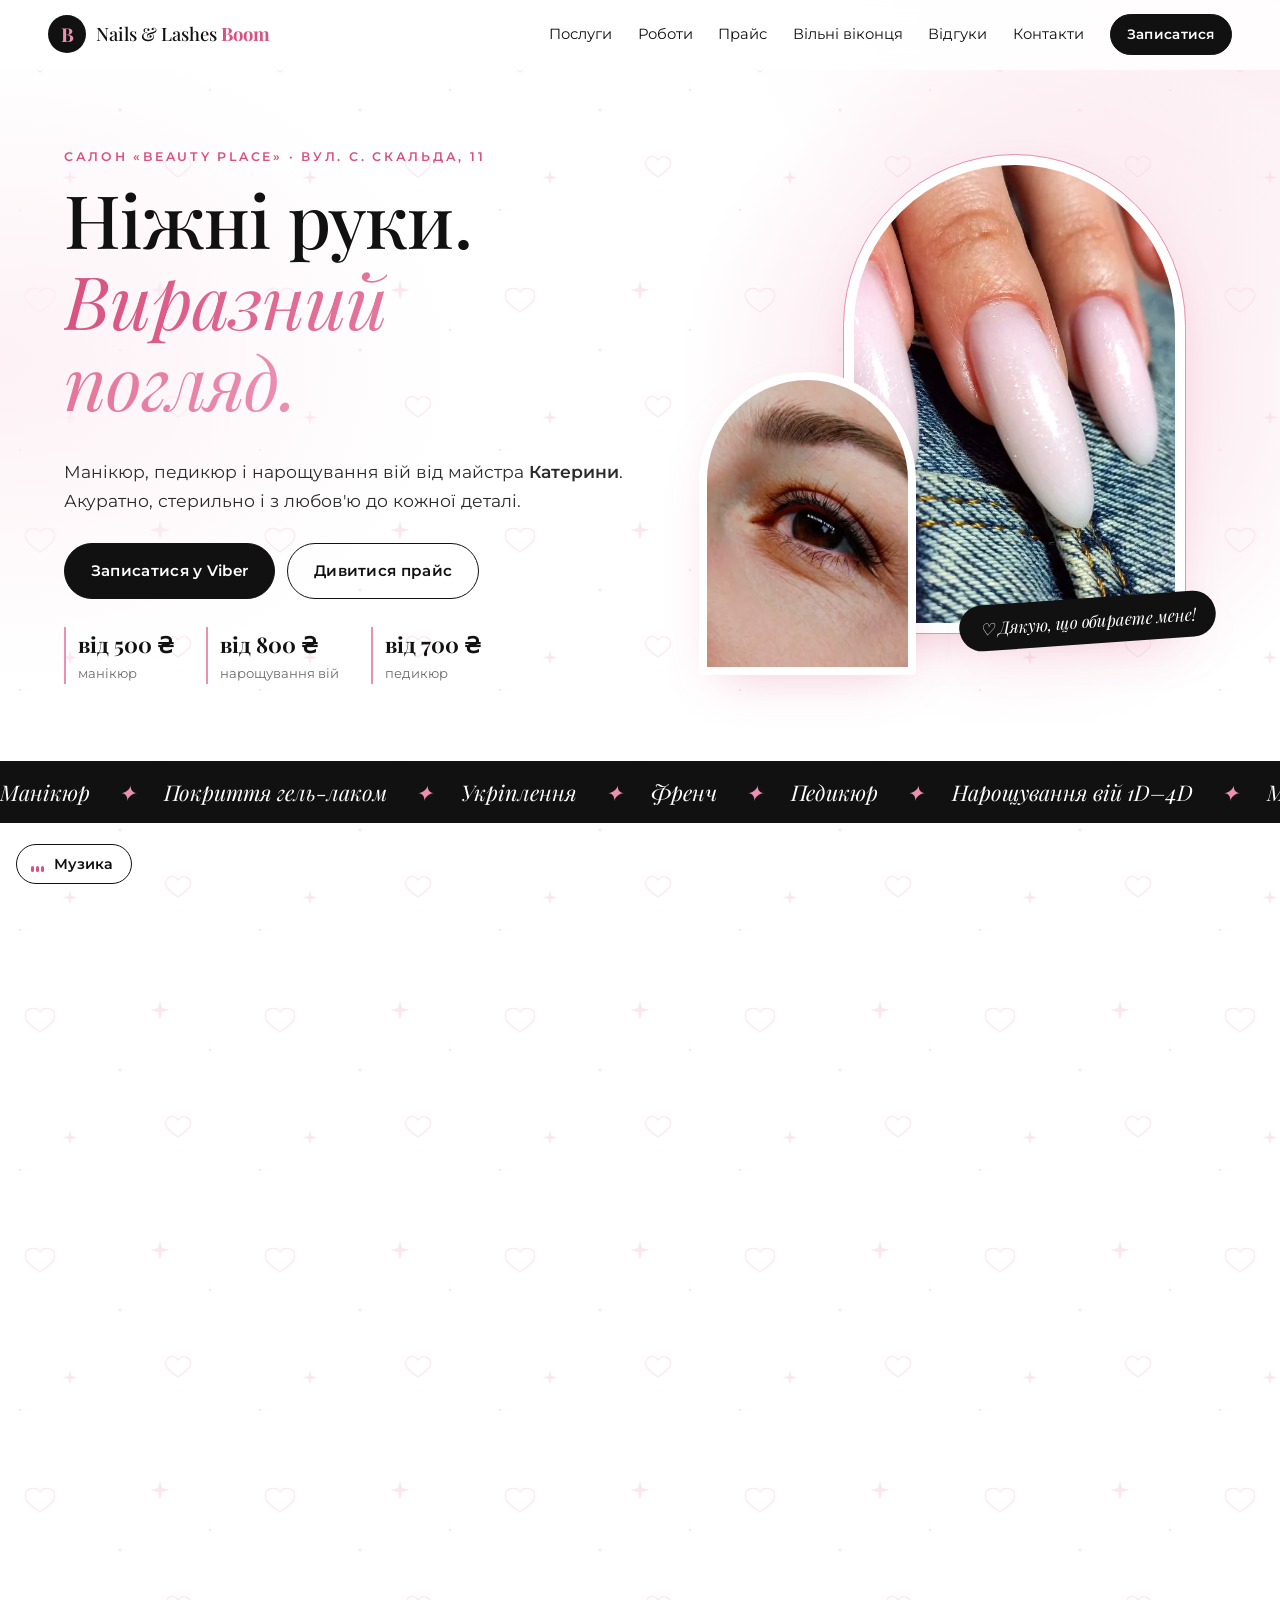
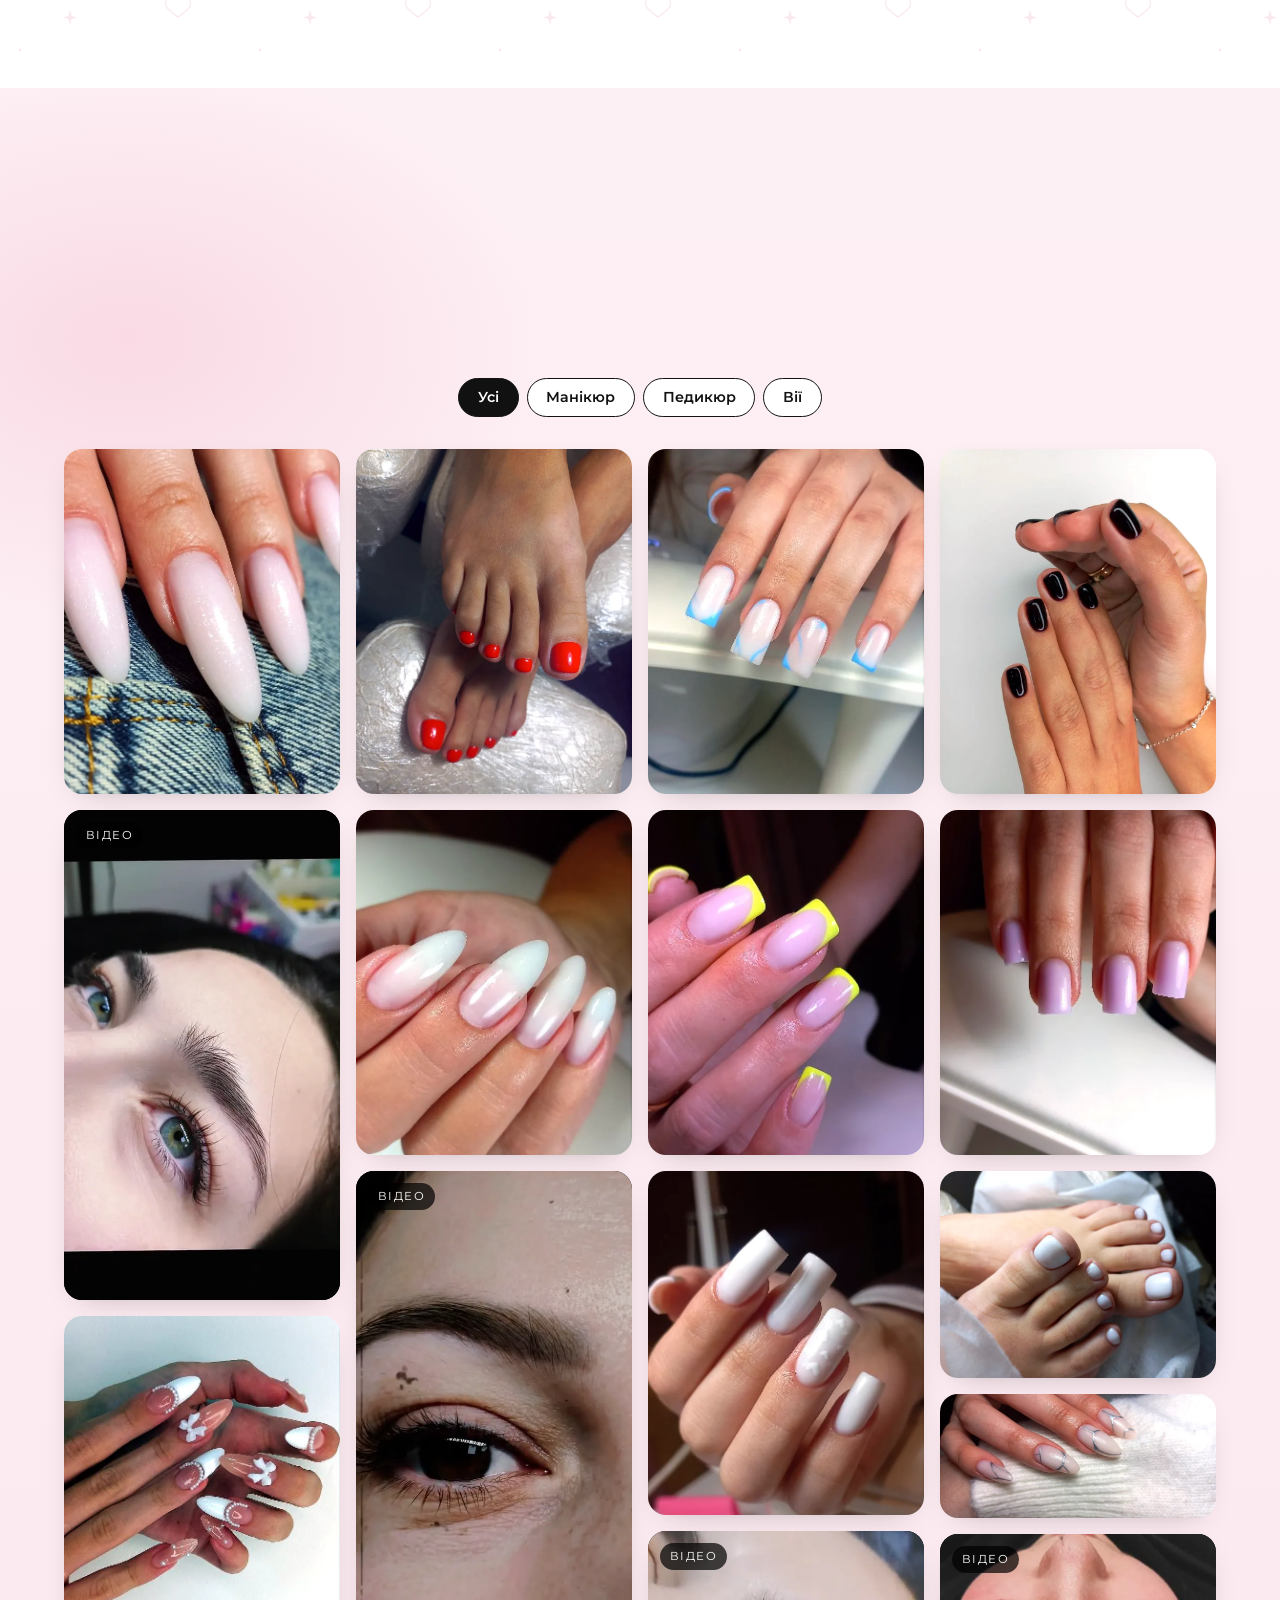
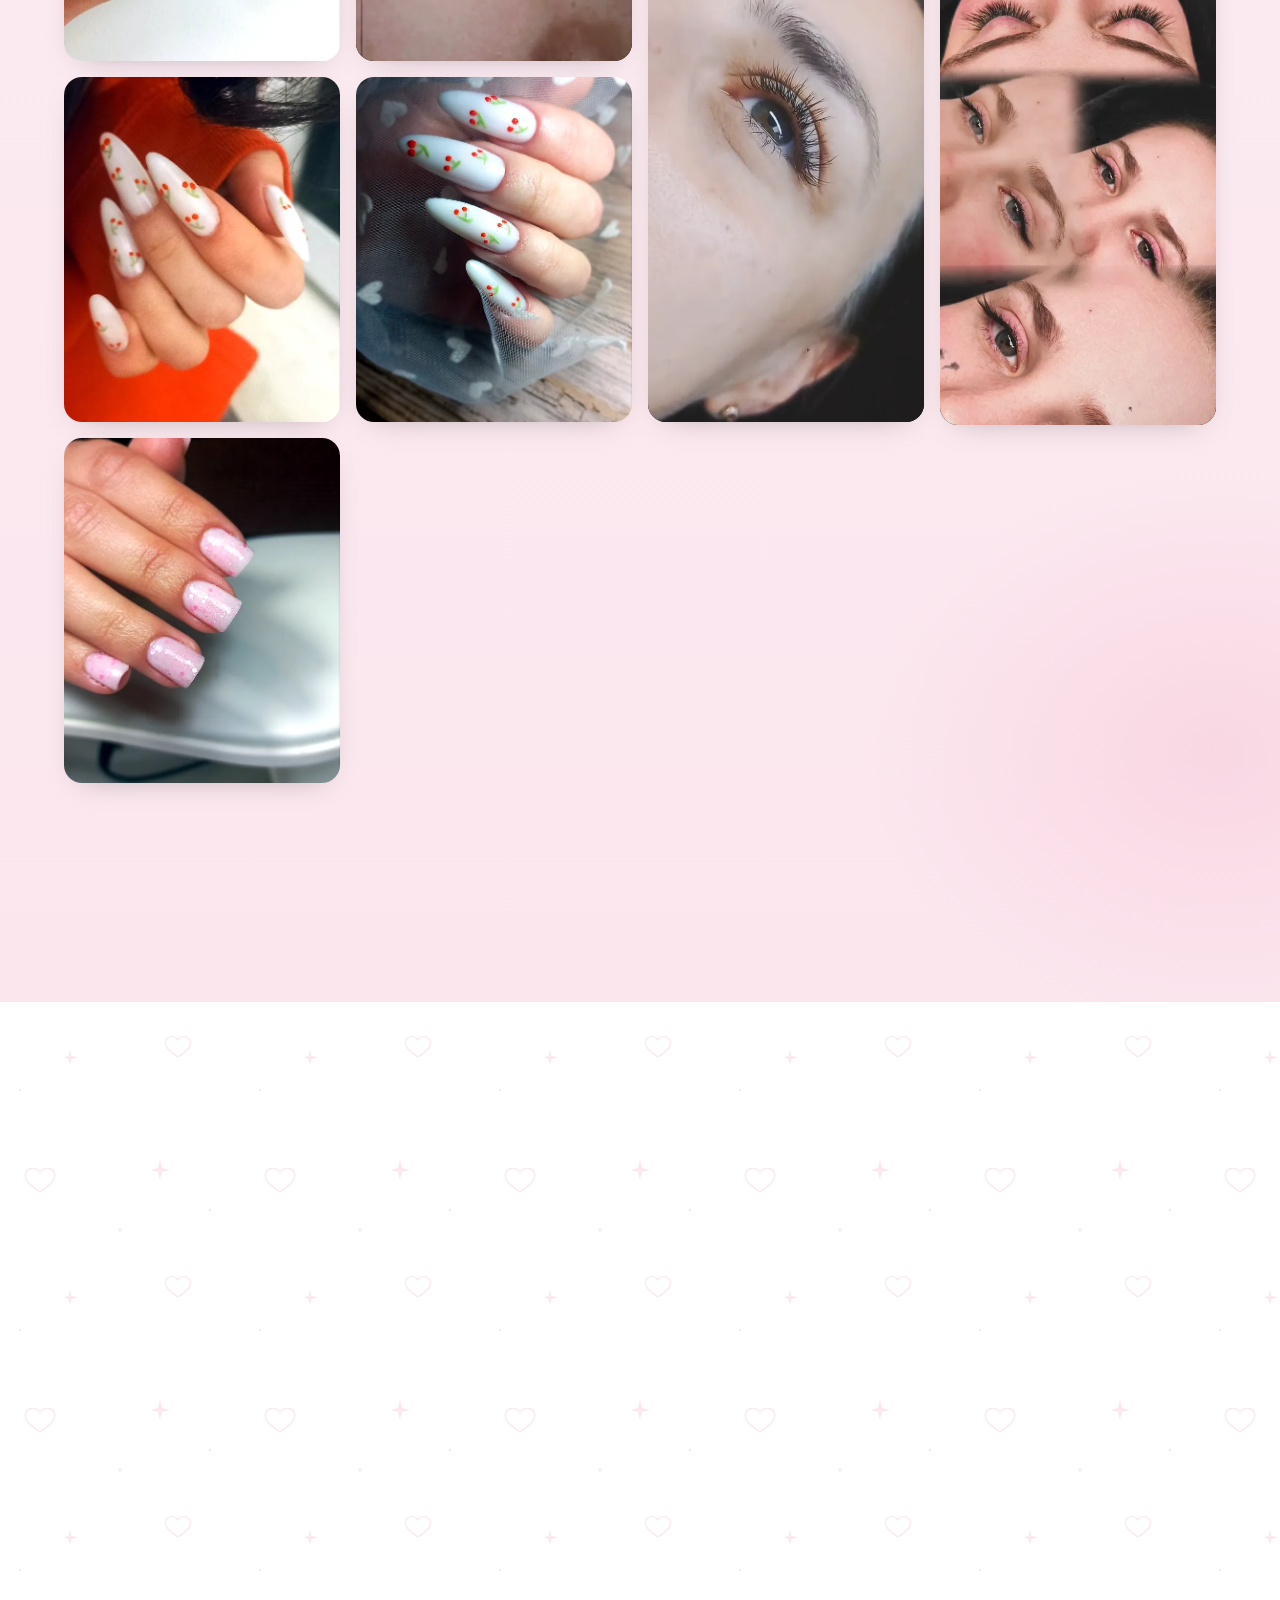
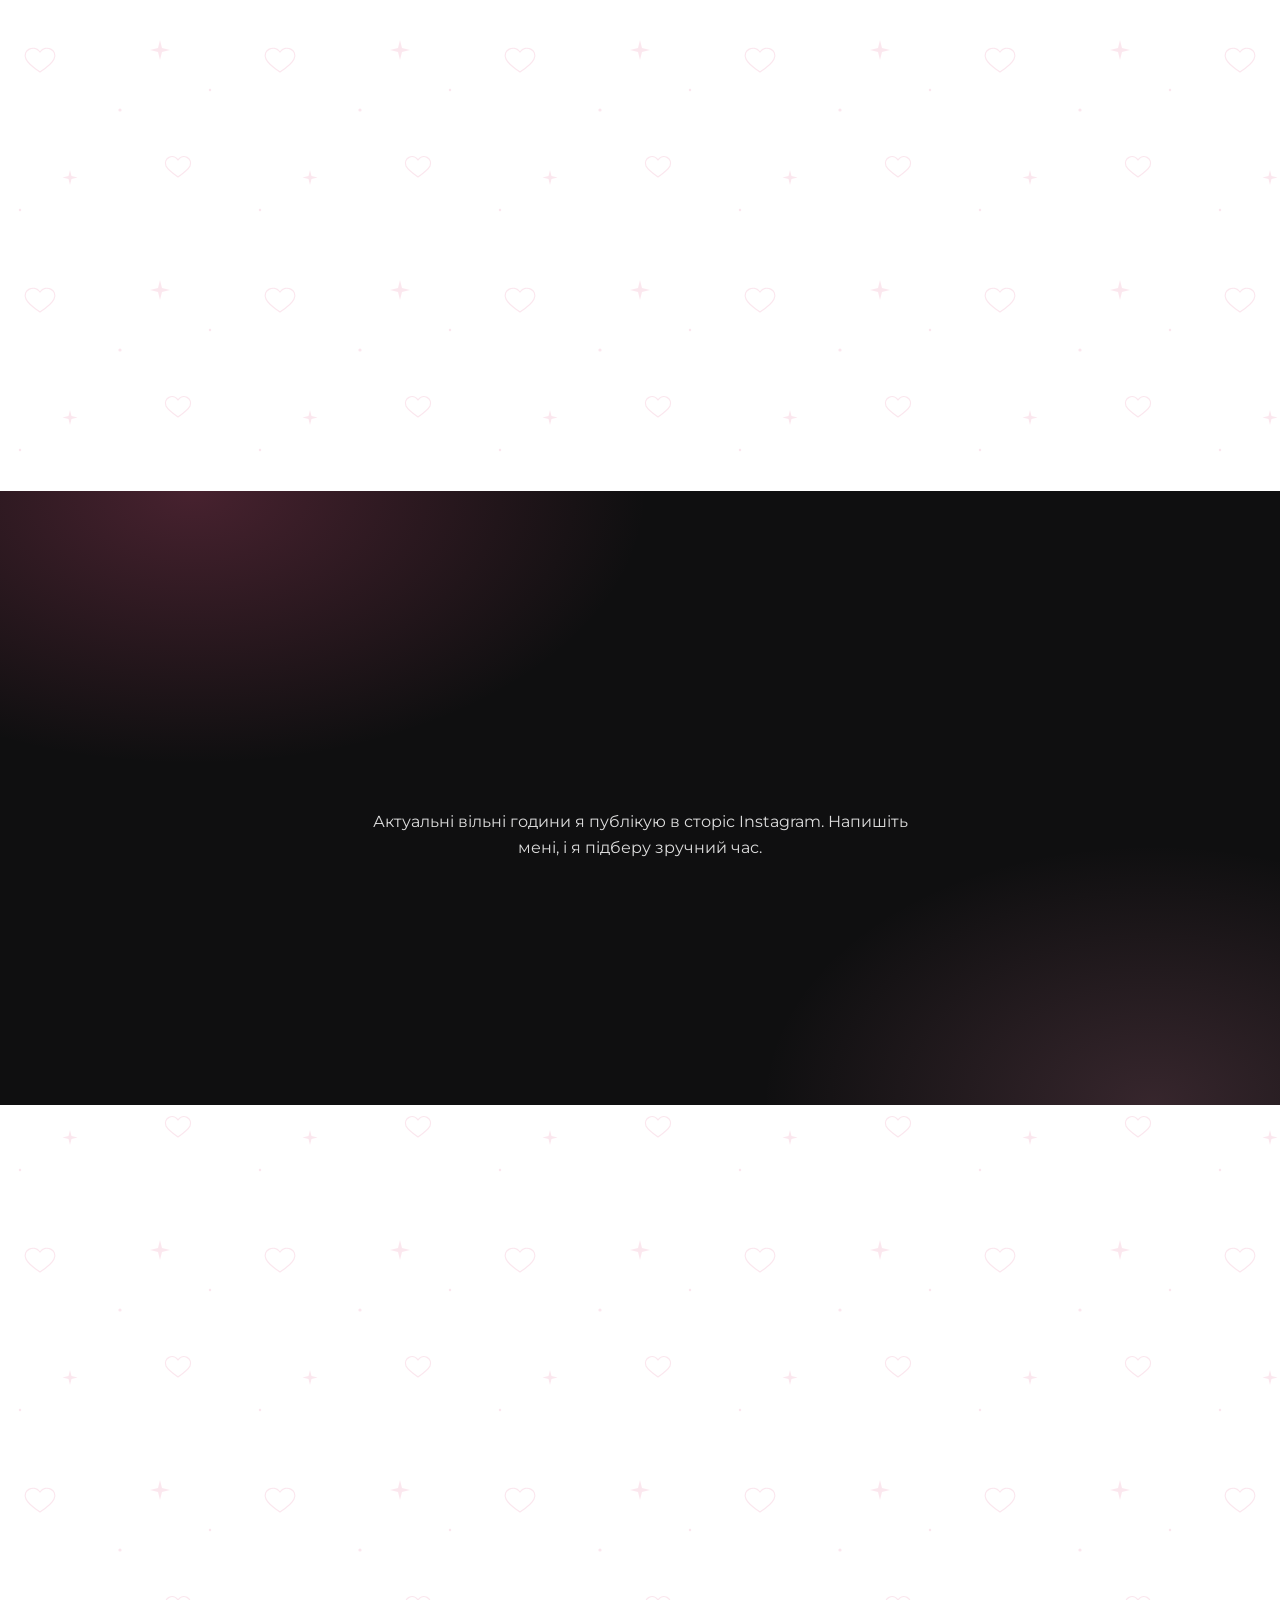
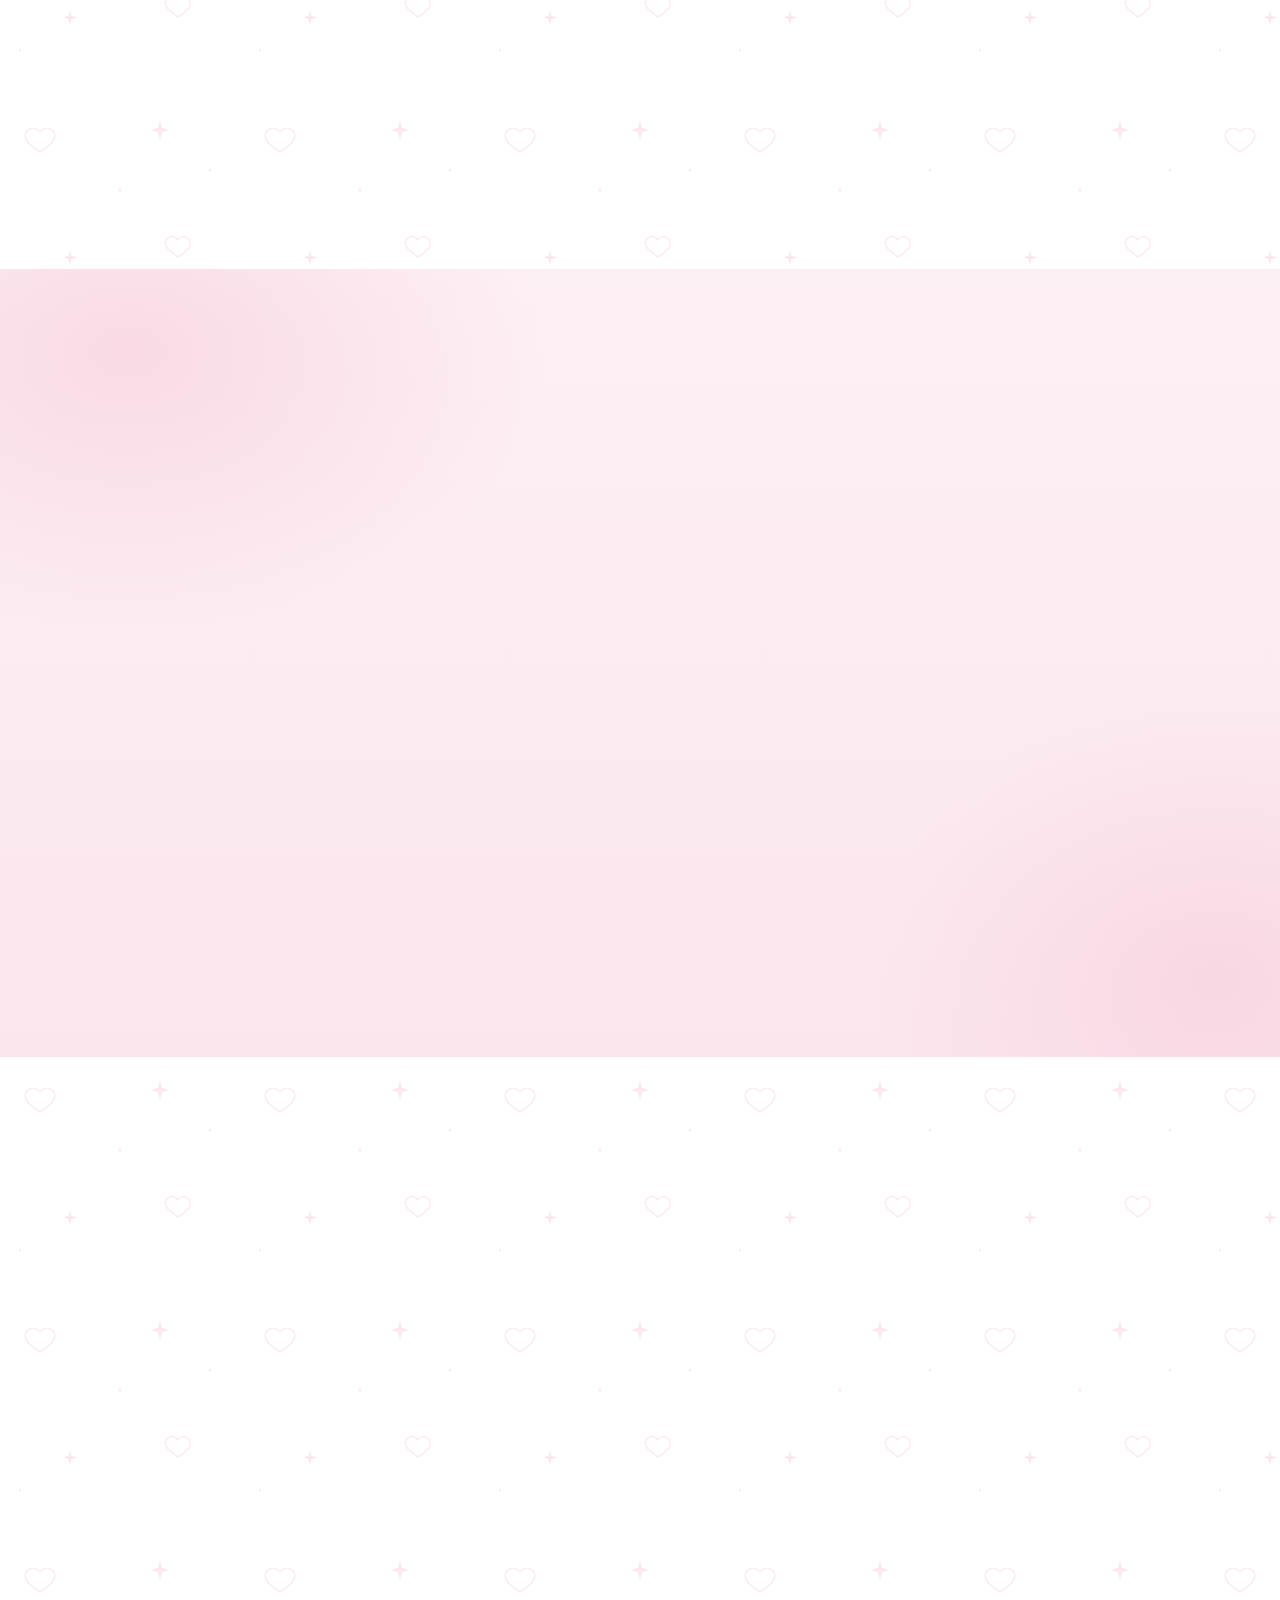
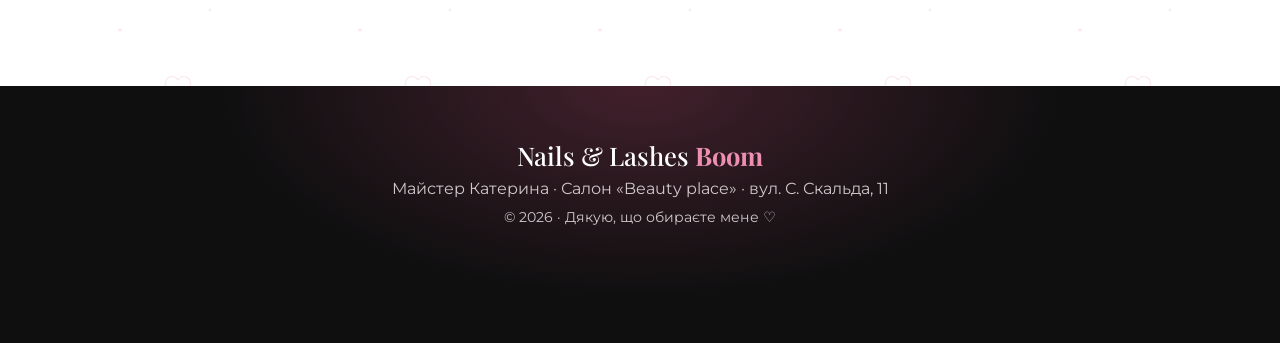
<file: index.html>
<!doctype html>
<html lang="uk">
<head>
<meta charset="utf-8">
<meta name="viewport" content="width=device-width, initial-scale=1, viewport-fit=cover">
<meta http-equiv="Content-Security-Policy" content="default-src 'none'; script-src 'self'; style-src 'self'; img-src 'self'; font-src 'self'; media-src 'self'; connect-src 'self' https://docs.google.com https://*.googleusercontent.com; manifest-src 'self'; frame-src https://w.soundcloud.com; base-uri 'none'; form-action 'none'; object-src 'none'; upgrade-insecure-requests">
<meta name="referrer" content="no-referrer">
<meta http-equiv="Permissions-Policy" content="camera=(), microphone=(), geolocation=(), payment=(), usb=()">
<title>Nails &amp; Lashes Boom · Майстер Катерина · манікюр, педикюр, нарощування вій</title>
<meta name="description" content="Манікюр, педикюр і нарощування вій у салоні «Beauty place», вул. С. Скальда, 11. Майстер Катерина. Запис у Viber 099 284 52 28.">
<meta name="theme-color" content="#ffffff">
<meta property="og:title" content="Nails &amp; Lashes Boom · Майстер Катерина">
<meta property="og:description" content="Манікюр, педикюр, нарощування вій. Салон «Beauty place», вул. С. Скальда, 11.">
<meta property="og:image" content="nails-12.webp">
<meta property="og:type" content="website">
<link rel="icon" href="favicon.svg" type="image/svg+xml">
<link rel="manifest" href="site.webmanifest">
<link rel="preload" href="playfair-display-cyrillic-500-normal.woff2" as="font" type="font/woff2" crossorigin>
<link rel="preload" href="montserrat-cyrillic-400-normal.woff2" as="font" type="font/woff2" crossorigin>
<link rel="stylesheet" href="style.css?v=20261125">
<script src="app.js?v=20261125" defer></script>
</head>
<body>
<a class="skip" href="#main">Перейти до змісту</a>

<header class="top" id="top">
  <a class="brand" href="#top" aria-label="На початок">
    <span class="brand-mark">B</span>
    <span class="brand-text">Nails &amp; Lashes <b>Boom</b></span>
  </a>
  <button class="menu-btn" type="button" aria-expanded="false" aria-controls="nav" aria-label="Меню"><span></span><span></span></button>
  <nav id="nav" class="nav">
    <a href="#services">Послуги</a>
    <a href="#works">Роботи</a>
    <a href="#price">Прайс</a>
    <a href="#free">Вільні віконця</a>
    <a href="#reviews">Відгуки</a>
    <a href="#contacts">Контакти</a>
    <a class="btn btn-small" href="viber://chat?number=%2B380992845228">Записатися</a>
  </nav>
</header>

<main id="main">
  <section class="hero">
    <div class="hero-text reveal">
      <p class="eyebrow">Салон «Beauty place» · вул. С. Скальда, 11</p>
      <h1>Ніжні руки.<br><em>Виразний погляд.</em></h1>
      <p class="lead">Манікюр, педикюр і нарощування вій від майстра <b>Катерини</b>. Акуратно, стерильно і з любов'ю до кожної деталі.</p>
      <div class="cta">
        <a class="btn" href="viber://chat?number=%2B380992845228">Записатися у Viber</a>
        <a class="btn btn-ghost" href="#price">Дивитися прайс</a>
      </div>
      <ul class="hero-facts">
        <li><b>від 500 ₴</b><span>манікюр</span></li>
        <li><b>від 800 ₴</b><span>нарощування вій</span></li>
        <li><b>від 700 ₴</b><span>педикюр</span></li>
      </ul>
    </div>
    <div class="hero-art reveal">
      <div class="arch arch-main"><img src="nails-12.webp" alt="Ніжний рожевий манікюр з мигдалевою формою нігтів" width="577" height="721" fetchpriority="high"></div>
      <div class="arch arch-small"><img src="lashes-hero.webp" alt="Нарощені вії, крупний план" width="540" height="720"></div>
      <span class="sticker">♡ Дякую, що обираєте мене!</span>
    </div>
  </section>

  <div class="marquee" aria-hidden="true"><div class="marquee-track">
    <span>Манікюр</span><span>✦</span><span>Покриття гель-лаком</span><span>✦</span><span>Укріплення</span><span>✦</span><span>Френч</span><span>✦</span><span>Педикюр</span><span>✦</span><span>Нарощування вій 1D–4D</span><span>✦</span>
    <span>Манікюр</span><span>✦</span><span>Покриття гель-лаком</span><span>✦</span><span>Укріплення</span><span>✦</span><span>Френч</span><span>✦</span><span>Педикюр</span><span>✦</span><span>Нарощування вій 1D–4D</span><span>✦</span>
  </div></div>

  <section class="section" id="services">
    <div class="section-head reveal">
      <p class="eyebrow">Послуги</p>
      <h2>Що я роблю</h2>
    </div>
    <div class="services">
      <article class="service reveal">
        <img src="nails-02.webp" alt="Манікюр з дизайном: френч з перлинками і квіточками" width="577" height="721" loading="lazy">
        <div class="service-body">
          <h3>Манікюр і педикюр</h3>
          <p>Чистка, покриття, укріплення, корекція та дизайн: френч, блискітки, стемпінг, наліпки, мінімалізм.</p>
          <a class="more" href="https://www.instagram.com/nails_boom_02/" target="_blank" rel="noopener noreferrer">@nails_boom_02 →</a>
        </div>
      </article>
      <article class="service service-dark reveal">
        <img src="lashes-service.webp" alt="Нарощені вії, крупний план" width="540" height="700" loading="lazy">
        <div class="service-body">
          <h3>Нарощування вій</h3>
          <p>Класика, 1,5D, 2D, 3D, 4D, куточки та корекція. Підберу ефект під форму очей.</p>
          <a class="more" href="https://www.instagram.com/lashes_boom_02/" target="_blank" rel="noopener noreferrer">@lashes_boom_02 →</a>
        </div>
      </article>
    </div>
  </section>

  <section class="section section-tint" id="works">
    <div class="section-head reveal">
      <p class="eyebrow">Портфоліо</p>
      <h2>Мої роботи</h2>
    </div>
    <div class="tabs" role="tablist" aria-label="Категорії робіт">
      <button type="button" role="tab" class="tab is-active" aria-selected="true" data-filter="all">Усі</button>
      <button type="button" role="tab" class="tab" aria-selected="false" data-filter="nails">Манікюр</button>
      <button type="button" role="tab" class="tab" aria-selected="false" data-filter="pedi">Педикюр</button>
      <button type="button" role="tab" class="tab" aria-selected="false" data-filter="lashes">Вії</button>
    </div>
    <div class="gallery" id="gallery">
      <figure class="g nails"><a href="nails-12.webp"><img src="nails-12.webp" alt="Довгі мигдалеві нігті, ніжно-рожевий з шимером" width="577" height="721" loading="lazy"></a></figure>
      <figure class="g lashes tall"><video src="lashes-1.mp4" poster="lashes-1.webp" muted loop playsinline preload="none" aria-label="Відео: нарощування вій, результат"></video><span class="g-badge">відео</span></figure>
      <figure class="g nails"><a href="nails-02.webp"><img src="nails-02.webp" alt="Френч з перлинками і білими квіточками" width="577" height="721" loading="lazy"></a></figure>
      <figure class="g nails"><a href="nails-10.webp"><img src="nails-10.webp" alt="Мигдалеві нігті з вишеньками" width="577" height="721" loading="lazy"></a></figure>
      <figure class="g nails"><a href="nails-04.webp"><img src="nails-04.webp" alt="Рожевий манікюр з блискітками" width="577" height="721" loading="lazy"></a></figure>
      <figure class="g pedi"><a href="pedi-02.webp"><img src="pedi-02.webp" alt="Педикюр з яскравим червоним покриттям" width="900" height="1125" loading="lazy"></a></figure>
      <figure class="g nails"><a href="nails-01.webp"><img src="nails-01.webp" alt="Молочний мигдалевий манікюр" width="577" height="721" loading="lazy"></a></figure>
      <figure class="g lashes tall"><video src="lashes-2.mp4" poster="lashes-2.webp" muted loop playsinline preload="none" aria-label="Відео: вії до і після"></video><span class="g-badge">відео</span></figure>
      <figure class="g nails"><a href="nails-11.webp"><img src="nails-11.webp" alt="Білі нігті з вишеньками на фоні фатину" width="577" height="721" loading="lazy"></a></figure>
      <figure class="g nails"><a href="nails-03.webp"><img src="nails-03.webp" alt="Квадратні нігті з блакитним френчем" width="577" height="721" loading="lazy"></a></figure>
      <figure class="g nails"><a href="nails-08.webp"><img src="nails-08.webp" alt="Неоновий жовтий френч" width="577" height="721" loading="lazy"></a></figure>
      <figure class="g nails"><a href="nails-07.webp"><img src="nails-07.webp" alt="Сірі нігті з об'ємним дизайном" width="577" height="721" loading="lazy"></a></figure>
      <figure class="g lashes tall"><video src="lashes-3.mp4" poster="lashes-3.webp" muted loop playsinline preload="none" aria-label="Відео: процес нарощування вій"></video><span class="g-badge">відео</span></figure>
      <figure class="g nails"><a href="nails-09.webp"><img src="nails-09.webp" alt="Короткі нігті, глибокий бордовий колір" width="900" height="1125" loading="lazy"></a></figure>
      <figure class="g nails"><a href="nails-06.webp"><img src="nails-06.webp" alt="Бузковий манікюр, квадратна форма" width="577" height="721" loading="lazy"></a></figure>
      <figure class="g pedi wide"><a href="pedi-01.webp"><img src="pedi-01.webp" alt="Педикюр з білим покриттям" width="900" height="675" loading="lazy"></a></figure>
      <figure class="g nails wide"><a href="nails-05.webp"><img src="nails-05.webp" alt="Нюдовий манікюр з тонкими лініями" width="900" height="406" loading="lazy"></a></figure>
      <figure class="g lashes tall"><video src="lashes-4.mp4" poster="lashes-4.webp" muted loop playsinline preload="none" aria-label="Відео: ефект нарощених вій"></video><span class="g-badge">відео</span></figure>
    </div>
    <p class="center reveal"><a class="btn btn-ghost" href="https://www.instagram.com/nails_boom_02/" target="_blank" rel="noopener noreferrer">Більше робіт в Instagram</a></p>
  </section>

  <section class="section" id="price">
    <div class="section-head reveal">
      <p class="eyebrow">Прайс</p>
      <h2>Ціни, ₴</h2>
    </div>
    <div class="price-grid">
      <div class="price-card reveal">
        <h3>Манікюр</h3>
        <ul class="plist">
          <li><span>Манікюр (чистка)</span><b>500</b></li>
          <li><span>Покриття / корекція з укріпленням, S</span><b>800</b></li>
          <li><span>Покриття / корекція з укріпленням, M</span><b>900</b></li>
          <li><span>Зняття (від іншого майстра)</span><b>100</b></li>
          <li><span>Зняття + манікюр (без покриття)</span><b>600</b></li>
          <li><span>Ремонт / нарощення 1 нігтя</span><b>50</b></li>
          <li><span>Дизайн 1 нігтя</span><b>10</b></li>
        </ul>
        <p class="tags"><span>Френч</span><span>Блискітки</span><span>Наліпки</span><span>Стемпінг</span><span>Мінімалізм</span></p>
      </div>
      <div class="price-card reveal">
        <h3>Педикюр</h3>
        <ul class="plist">
          <li><span>Гігієна <small>чистка стопи і пальців без покриття</small></span><b>700</b></li>
          <li><span>Естетика <small>чистка пальців + покриття</small></span><b>800</b></li>
          <li><span>Комплекс <small>чистка стопи і пальців + покриття</small></span><b>900</b></li>
        </ul>
      </div>
      <div class="price-card price-dark reveal">
        <h3>Нарощування вій</h3>
        <ul class="plist">
          <li><span>Класика</span><b>800</b></li>
          <li><span>1,5D</span><b>850</b></li>
          <li><span>2D</span><b>900</b></li>
          <li><span>3D</span><b>950</b></li>
          <li><span>4D</span><b>1000</b></li>
          <li><span>Корекція</span><b>700</b></li>
          <li><span>Куточки</span><b>500</b></li>
          <li><span>Зняття (від іншого майстра)</span><b>200</b></li>
        </ul>
      </div>
    </div>
    <p class="center small reveal"><a href="price.jpg" download>Завантажити прайс картинкою</a></p>
  </section>

  <section class="section section-dark" id="free">
    <div class="section-head reveal">
      <p class="eyebrow">Запис</p>
      <h2>Вільні віконця</h2>
      <p class="muted" id="free-updated"></p>
    </div>
    <div class="slots" id="slots" aria-live="polite"></div>
    <div class="slots-empty" id="slots-empty" hidden>
      <p>Актуальні вільні години я публікую в сторіс Instagram. Напишіть мені, і я підберу зручний час.</p>
    </div>
    <div class="cta center reveal">
      <a class="btn btn-pink" href="viber://chat?number=%2B380992845228">Написати у Viber</a>
      <a class="btn btn-ghost-light" href="https://www.instagram.com/nails_boom_02/" target="_blank" rel="noopener noreferrer">Сторіс манікюр</a>
      <a class="btn btn-ghost-light" href="https://www.instagram.com/lashes_boom_02/" target="_blank" rel="noopener noreferrer">Сторіс вії</a>
    </div>
  </section>

  <section class="section" id="reviews">
    <div class="section-head reveal">
      <p class="eyebrow">Відгуки</p>
      <h2>Що кажуть клієнтки</h2>
    </div>
    <div class="reviews" id="reviews-list"></div>
    <div class="reviews-empty reveal" id="reviews-empty" hidden>
      <p>Тут з'являться відгуки моїх клієнток. Були у мене? Буду дуже вдячна за кілька слів ♡</p>
    </div>
    <div class="review-cta reveal">
      <a class="btn" href="https://docs.google.com/forms/d/e/1FAIpQLSfCxnFWMc1Vt8N6U9603MUczpJbSyiPWRXA5IgWX3nveB-kJA/viewform" target="_blank" rel="noopener noreferrer">Залишити відгук</a>
      <p class="small muted">Відгук з'явиться на сайті автоматично за кілька хвилин. Щоб не було ботів і спаму, форма просить увійти в Google (один відгук з акаунта).</p>
    </div>
  </section>

  <section class="section section-tint about" id="about">
    <div class="about-art reveal">
      <div class="arch"><img src="master-01.webp" alt="Майстер Катерина в салоні" width="427" height="628" loading="lazy"></div>
    </div>
    <div class="about-text reveal">
      <p class="eyebrow">Про майстра</p>
      <h2>Привіт, я Катерина</h2>
      <p>Я майстер манікюру, педикюру та нарощування вій. Працюю в затишному салоні «Beauty place», де кожна гостя може розслабитися, поки я дбаю про її руки, ніжки чи погляд.</p>
      <ul class="checks">
        <li>Стерилізація інструментів після кожної клієнтки</li>
        <li>Якісні матеріали для покриття і вій</li>
        <li>Дизайн під ваш настрій: від мінімалізму до яскравого френчу</li>
      </ul>
    </div>
  </section>

  <section class="section" id="contacts">
    <div class="section-head reveal">
      <p class="eyebrow">Контакти</p>
      <h2>Чекаю на вас</h2>
    </div>
    <div class="contacts">
      <a class="contact reveal" href="https://www.google.com/maps/search/?api=1&amp;query=%D0%B2%D1%83%D0%BB.+%D0%A1.+%D0%A1%D0%BA%D0%B0%D0%BB%D1%8C%D0%B4%D0%B0+11+Beauty+place" target="_blank" rel="noopener noreferrer">
        <span class="ic" aria-hidden="true">⌖</span>
        <span><b>Салон «Beauty place»</b>вул. С. Скальда, 11<small>Відкрити на карті</small></span>
      </a>
      <a class="contact reveal" href="viber://chat?number=%2B380992845228">
        <span class="ic" aria-hidden="true">✆</span>
        <span><b>Viber</b>099 284 52 28<small>Написати для запису</small></span>
      </a>
      <a class="contact reveal" href="tel:+380992845228">
        <span class="ic" aria-hidden="true">☏</span>
        <span><b>Телефон</b>+380 99 284 52 28<small>Подзвонити</small></span>
      </a>
      <a class="contact reveal" href="https://www.instagram.com/nails_boom_02/" target="_blank" rel="noopener noreferrer">
        <span class="ic" aria-hidden="true">◎</span>
        <span><b>Instagram · манікюр</b>@nails_boom_02<small>Роботи і сторіс</small></span>
      </a>
      <a class="contact reveal" href="https://www.instagram.com/lashes_boom_02/" target="_blank" rel="noopener noreferrer">
        <span class="ic" aria-hidden="true">◎</span>
        <span><b>Instagram · вії</b>@lashes_boom_02<small>Роботи і сторіс</small></span>
      </a>
    </div>
  </section>
</main>

<footer class="footer">
  <p class="footer-brand">Nails &amp; Lashes <b>Boom</b></p>
  <p>Майстер Катерина · Салон «Beauty place» · вул. С. Скальда, 11</p>
  <p class="small">© <span id="year">2026</span> · Дякую, що обираєте мене ♡</p>
</footer>

<div class="player" id="player">
  <button class="player-btn" id="player-btn" type="button" aria-expanded="false" aria-controls="player-box">
    <span class="eq" aria-hidden="true"><i></i><i></i><i></i></span>
    <span class="player-label">Музика</span>
  </button>
  <div class="player-box" id="player-box" hidden>
    <div class="player-frame" id="player-frame"></div>
    <p class="player-note">Tebra · Slow. <a href="https://soundcloud.com/onlybangs/tebra-slow" target="_blank" rel="noopener noreferrer">Відкрити в SoundCloud</a></p>
  </div>
</div>

<div class="lightbox" id="lightbox" hidden>
  <button type="button" class="lb-close" aria-label="Закрити">×</button>
  <button type="button" class="lb-prev" aria-label="Попереднє фото">‹</button>
  <img alt="" id="lb-img">
  <button type="button" class="lb-next" aria-label="Наступне фото">›</button>
</div>

<a class="fab" href="viber://chat?number=%2B380992845228" aria-label="Записатися у Viber">Записатися</a>
</body>
</html>
</file>
<file: style.css>
@font-face{font-family:"Playfair";font-style:normal;font-weight:500;font-display:swap;src:url(playfair-display-cyrillic-500-normal.woff2) format("woff2");unicode-range:U+0301,U+0400-045F,U+0490-0491,U+04B0-04B1,U+2116}
@font-face{font-family:"Playfair";font-style:normal;font-weight:500;font-display:swap;src:url(playfair-display-latin-500-normal.woff2) format("woff2");unicode-range:U+0000-00FF,U+0131,U+0152-0153,U+02BB-02BC,U+02C6,U+02DA,U+02DC,U+2000-206F,U+20AC,U+2122,U+2191,U+2193,U+2212,U+2215,U+FEFF,U+FFFD}
@font-face{font-family:"Playfair";font-style:normal;font-weight:700;font-display:swap;src:url(playfair-display-cyrillic-700-normal.woff2) format("woff2");unicode-range:U+0301,U+0400-045F,U+0490-0491,U+04B0-04B1,U+2116}
@font-face{font-family:"Playfair";font-style:normal;font-weight:700;font-display:swap;src:url(playfair-display-latin-700-normal.woff2) format("woff2");unicode-range:U+0000-00FF,U+0131,U+0152-0153,U+02BB-02BC,U+02C6,U+02DA,U+02DC,U+2000-206F,U+20AC,U+2122,U+2191,U+2193,U+2212,U+2215,U+FEFF,U+FFFD}
@font-face{font-family:"Playfair";font-style:italic;font-weight:400;font-display:swap;src:url(playfair-display-cyrillic-400-italic.woff2) format("woff2");unicode-range:U+0301,U+0400-045F,U+0490-0491,U+04B0-04B1,U+2116}
@font-face{font-family:"Playfair";font-style:italic;font-weight:400;font-display:swap;src:url(playfair-display-latin-400-italic.woff2) format("woff2");unicode-range:U+0000-00FF,U+0131,U+0152-0153,U+02BB-02BC,U+02C6,U+02DA,U+02DC,U+2000-206F,U+20AC,U+2122,U+2191,U+2193,U+2212,U+2215,U+FEFF,U+FFFD}
@font-face{font-family:"Montserrat";font-style:normal;font-weight:400;font-display:swap;src:url(montserrat-cyrillic-400-normal.woff2) format("woff2");unicode-range:U+0301,U+0400-045F,U+0490-0491,U+04B0-04B1,U+2116}
@font-face{font-family:"Montserrat";font-style:normal;font-weight:400;font-display:swap;src:url(montserrat-latin-400-normal.woff2) format("woff2");unicode-range:U+0000-00FF,U+0131,U+0152-0153,U+02BB-02BC,U+02C6,U+02DA,U+02DC,U+2000-206F,U+20AC,U+2122,U+2191,U+2193,U+2212,U+2215,U+FEFF,U+FFFD}
@font-face{font-family:"Montserrat";font-style:normal;font-weight:600;font-display:swap;src:url(montserrat-cyrillic-600-normal.woff2) format("woff2");unicode-range:U+0301,U+0400-045F,U+0490-0491,U+04B0-04B1,U+2116}
@font-face{font-family:"Montserrat";font-style:normal;font-weight:600;font-display:swap;src:url(montserrat-latin-600-normal.woff2) format("woff2");unicode-range:U+0000-00FF,U+0131,U+0152-0153,U+02BB-02BC,U+02C6,U+02DA,U+02DC,U+2000-206F,U+20AC,U+2122,U+2191,U+2193,U+2212,U+2215,U+FEFF,U+FFFD}

:root{
  --white:#fff;
  --blush:#fdf0f4;
  --blush-2:#f9dbe5;
  --pink:#ec8fb0;
  --pink-deep:#d9527f;
  --ink:#111;
  --ink-2:#2b2b2b;
  --muted:#6f6a6c;
  --line:#f0d3dd;
  --radius:22px;
  --serif:"Playfair",Georgia,"Times New Roman",serif;
  --sans:"Montserrat",system-ui,-apple-system,"Segoe UI",Roboto,Arial,sans-serif;
  --shadow:0 18px 50px -20px rgba(217,82,127,.35);
  color-scheme:light;
}
*{box-sizing:border-box}
html{scroll-behavior:smooth;-webkit-text-size-adjust:100%}
body{margin:0;background:var(--white);color:var(--ink);font:400 16px/1.65 var(--sans);overflow-x:hidden}
img,video{display:block;max-width:100%;height:auto}
a{color:inherit}
h1,h2,h3{font-family:var(--serif);font-weight:500;line-height:1.1;margin:0 0 .5em}
h1{font-size:clamp(2.4rem,6vw,4.6rem);letter-spacing:-.01em}
h1 em,h2 em{font-style:italic;font-weight:400;color:var(--pink-deep)}
h2{font-size:clamp(2rem,4.5vw,3.2rem)}
h3{font-size:1.5rem}
.skip{position:absolute;left:-9999px;top:0}
.skip:focus{left:16px;top:16px;z-index:100;background:var(--ink);color:#fff;padding:8px 14px;border-radius:999px}
:focus-visible{outline:2px solid var(--pink-deep);outline-offset:3px}
.eyebrow{font-size:.78rem;font-weight:600;letter-spacing:.22em;text-transform:uppercase;color:var(--pink-deep);margin:0 0 .9em}
.muted{color:var(--muted)}
.small{font-size:.88rem}
.center{text-align:center;justify-content:center}

/* buttons */
.btn{display:inline-flex;align-items:center;justify-content:center;gap:.5em;padding:.95em 1.7em;border-radius:999px;background:var(--ink);color:#fff;text-decoration:none;font-weight:600;font-size:.95rem;letter-spacing:.02em;border:1.5px solid var(--ink);transition:transform .2s,background .2s,color .2s,box-shadow .2s}
.btn:hover{transform:translateY(-2px);box-shadow:var(--shadow);background:var(--pink-deep);border-color:var(--pink-deep)}
.btn-ghost{background:transparent;color:var(--ink)}
.btn-ghost:hover{color:#fff}
.btn-pink{background:var(--pink);border-color:var(--pink);color:var(--ink)}
.btn-ghost-light{background:transparent;color:#fff;border-color:rgba(255,255,255,.5)}
.btn-small{padding:.6em 1.2em;font-size:.85rem}

/* header */
.top{position:sticky;top:0;z-index:40;display:flex;align-items:center;justify-content:space-between;gap:16px;padding:14px clamp(16px,4vw,48px);background:rgba(255,255,255,.86);backdrop-filter:blur(14px);-webkit-backdrop-filter:blur(14px);border-bottom:1px solid transparent;transition:border-color .3s}
.top.scrolled{border-color:var(--line)}
.brand{display:flex;align-items:center;gap:10px;text-decoration:none}
.brand-mark{display:grid;place-items:center;width:38px;height:38px;border-radius:50%;background:var(--ink);color:var(--pink);font:700 1.2rem var(--serif)}
.brand-text{font-family:var(--serif);font-size:1.15rem}
.brand-text b{color:var(--pink-deep);font-weight:700}
.nav{display:flex;align-items:center;gap:clamp(12px,2vw,28px)}
.nav a:not(.btn){text-decoration:none;font-size:.92rem;position:relative}
.nav a:not(.btn)::after{content:"";position:absolute;left:0;right:0;bottom:-4px;height:1.5px;background:var(--pink-deep);transform:scaleX(0);transition:transform .25s}
.nav a:not(.btn):hover::after{transform:scaleX(1)}
.menu-btn{display:none;width:44px;height:44px;border:0;background:transparent;cursor:pointer;position:relative}
.menu-btn span{position:absolute;left:11px;right:11px;height:2px;background:var(--ink);transition:transform .3s}
.menu-btn span:first-child{top:17px}.menu-btn span:last-child{top:25px}
.menu-btn[aria-expanded="true"] span:first-child{transform:translateY(4px) rotate(45deg)}
.menu-btn[aria-expanded="true"] span:last-child{transform:translateY(-4px) rotate(-45deg)}

/* hero */
.hero{overflow-x:clip;display:grid;grid-template-columns:1.05fr .95fr;gap:clamp(24px,5vw,72px);align-items:center;padding:clamp(32px,6vw,80px) clamp(16px,5vw,72px) clamp(48px,6vw,90px);max-width:1280px;margin:0 auto;position:relative}
.hero::before{content:"";position:absolute;right:-10%;top:-10%;width:60vw;height:60vw;max-width:760px;max-height:760px;border-radius:50%;background:radial-gradient(circle,var(--blush-2) 0%,rgba(253,240,244,0) 65%);z-index:-1}
.lead{font-size:1.08rem;color:var(--ink-2);max-width:34em}
.cta{display:flex;flex-wrap:wrap;gap:12px;margin:28px 0}
.hero-facts{display:flex;flex-wrap:wrap;gap:12px 32px;list-style:none;padding:0;margin:8px 0 0}
.hero-facts li{display:flex;flex-direction:column;border-left:2px solid var(--pink);padding-left:12px}
.hero-facts b{font-family:var(--serif);font-size:1.35rem;font-weight:700}
.hero-facts span{font-size:.82rem;color:var(--muted)}
.hero-art{position:relative;min-height:520px}
.arch{border-radius:999px 999px 28px 28px;overflow:hidden;background:var(--blush);box-shadow:var(--shadow)}
.arch img{width:100%;height:100%;object-fit:cover}
.arch-main{position:absolute;right:6%;top:0;width:66%;aspect-ratio:4/5.6;border:10px solid #fff;outline:1.5px solid var(--pink)}
.arch-small{position:absolute;left:0;bottom:0;width:42%;aspect-ratio:3/4.2;border:8px solid #fff}
.sticker{position:absolute;right:0;bottom:6%;background:var(--ink);color:#fff;font:italic 400 1.05rem var(--serif);padding:12px 20px;border-radius:999px;transform:rotate(-4deg);box-shadow:var(--shadow)}

/* marquee */
.marquee{background:var(--ink);color:#fff;overflow:hidden;padding:16px 0;border-block:1px solid var(--ink)}
.marquee-track{display:flex;gap:28px;width:max-content;animation:marquee 38s linear infinite;font:italic 400 1.35rem var(--serif);white-space:nowrap}
.marquee-track span:nth-child(even){color:var(--pink)}
@keyframes marquee{to{transform:translateX(-50%)}}

/* sections */
.section{padding:clamp(64px,9vw,120px) clamp(16px,5vw,72px)}
.section>*{max-width:1180px;margin-left:auto;margin-right:auto}
.section-tint{background:var(--blush)}
.section-dark{background:var(--ink);color:#fff}
.section-dark .muted{color:#bdb5b8}
.section-dark .eyebrow{color:var(--pink)}
.section-head{text-align:center;margin-bottom:44px}

/* services */
.services{display:grid;grid-template-columns:1fr 1fr;gap:28px}
.service{position:relative;border-radius:var(--radius);overflow:hidden;min-height:460px;display:flex;align-items:flex-end;isolation:isolate}
.service img{position:absolute;inset:0;width:100%;height:100%;object-fit:cover;z-index:-2;transition:transform .8s}
.service:hover img{transform:scale(1.05)}
.service::after{content:"";position:absolute;inset:0;z-index:-1;background:linear-gradient(180deg,rgba(255,255,255,0) 35%,rgba(255,255,255,.95) 85%)}
.service-dark::after{background:linear-gradient(180deg,rgba(0,0,0,0) 35%,rgba(10,10,10,.92) 85%)}
.service-dark{color:#fff}
.service-body{padding:32px}
.service-body p{margin:0 0 14px;max-width:30em}
.more{font-weight:600;text-decoration:none;color:var(--pink-deep)}
.service-dark .more{color:var(--pink)}

/* gallery */
.tabs{display:flex;justify-content:center;flex-wrap:wrap;gap:8px;margin-bottom:32px}
.tab{font:600 .9rem var(--sans);padding:.65em 1.3em;border-radius:999px;border:1.5px solid var(--ink);background:#fff;color:var(--ink);cursor:pointer;transition:background .2s,color .2s}
.tab.is-active,.tab:hover{background:var(--ink);color:#fff}
.gallery{columns:4 240px;column-gap:16px}
.g{position:relative;margin:0 0 16px;break-inside:avoid;border-radius:18px;overflow:hidden;background:#fff;box-shadow:0 10px 30px -18px rgba(0,0,0,.35)}
.g a{display:block;cursor:zoom-in}
.g img,.g video{width:100%;transition:transform .6s}
.g:hover img{transform:scale(1.04)}
.g video{aspect-ratio:9/16;object-fit:cover;background:#000;cursor:pointer}
.g-badge{position:absolute;top:12px;left:12px;background:rgba(0,0,0,.7);color:#fff;font-size:.72rem;letter-spacing:.12em;text-transform:uppercase;padding:4px 10px;border-radius:999px;pointer-events:none}
.g.is-hidden{display:none}
.center .btn,.center a{margin-top:16px}

/* price */
.price-grid{display:grid;grid-template-columns:repeat(3,1fr);gap:24px;align-items:start}
.price-card{background:#fff;border:1.5px solid var(--line);border-radius:var(--radius);padding:32px 28px;box-shadow:0 20px 50px -35px rgba(217,82,127,.5)}
.price-card h3{display:inline-block;background:linear-gradient(transparent 55%,var(--blush-2) 55%);padding:0 6px}
.price-dark{background:var(--ink);color:#fff;border-color:var(--ink)}
.price-dark h3{background:linear-gradient(transparent 55%,rgba(236,143,176,.45) 55%)}
.plist{list-style:none;margin:0;padding:0}
.plist li{display:flex;align-items:baseline;gap:8px;padding:10px 0;border-bottom:1px dashed var(--line)}
.price-dark .plist li{border-color:rgba(255,255,255,.18)}
.plist li span{flex:1}
.plist small{display:block;color:var(--muted);font-size:.8rem}
.price-dark .plist small{color:#bdb5b8}
.plist b{font-family:var(--serif);font-size:1.2rem;white-space:nowrap}
.plist b::after{content:" ₴";font-family:var(--sans);font-size:.8rem;font-weight:400;color:var(--muted)}
.tags{display:flex;flex-wrap:wrap;gap:6px;margin:18px 0 0}
.tags span{font-size:.78rem;background:var(--blush);color:var(--pink-deep);padding:4px 12px;border-radius:999px}

/* free slots */
.slots{display:grid;grid-template-columns:repeat(auto-fill,minmax(220px,1fr));gap:16px;margin-bottom:28px}
.slot{background:#1c1c1c;border:1px solid #333;border-radius:18px;padding:20px}
.slot h3{font-size:1.2rem;margin:0 0 4px;text-transform:capitalize}
.slot .svc{color:var(--pink);font-size:.82rem;font-weight:600;letter-spacing:.08em;text-transform:uppercase;margin:0 0 12px}
.slot ul{display:flex;flex-wrap:wrap;gap:8px;list-style:none;margin:0;padding:0}
.slot li{border:1px solid var(--pink);color:#fff;border-radius:999px;padding:4px 12px;font-size:.9rem}
.slots-empty{text-align:center;max-width:36em;margin:0 auto 12px;color:#ddd}

/* reviews */
.reviews{display:grid;grid-template-columns:repeat(auto-fill,minmax(280px,1fr));gap:20px}
.review{background:var(--blush);border-radius:var(--radius);padding:28px;position:relative}
.review::before{content:"“";position:absolute;top:-6px;right:22px;font:700 5rem/1 var(--serif);color:var(--pink)}
.review p{margin:0 0 16px;font-style:italic}
.review footer{font-weight:600}
.review footer small{display:block;font-weight:400;color:var(--muted)}
.stars{color:var(--pink-deep);letter-spacing:2px;margin-bottom:8px}
.reviews-empty{text-align:center;max-width:36em;margin:0 auto;padding:32px;border:1.5px dashed var(--pink);border-radius:var(--radius);background:var(--blush)}

/* about */
.about{display:grid;grid-template-columns:.8fr 1.2fr;gap:clamp(28px,6vw,80px);align-items:center}
.about>*{margin:0}
.about-art .arch{aspect-ratio:3/4.4;max-width:380px;margin:0 auto;border:10px solid #fff}
.checks{list-style:none;padding:0;margin:20px 0 0}
.checks li{padding-left:30px;position:relative;margin:10px 0}
.checks li::before{content:"♡";position:absolute;left:0;color:var(--pink-deep);font-weight:700}

/* contacts */
.contacts{display:grid;grid-template-columns:repeat(auto-fit,minmax(200px,1fr));gap:16px}
.contact{display:flex;gap:16px;align-items:flex-start;padding:22px;border:1.5px solid var(--line);border-radius:var(--radius);text-decoration:none;transition:border-color .2s,transform .2s,box-shadow .2s}
.contact:hover{border-color:var(--pink);transform:translateY(-3px);box-shadow:var(--shadow)}
.contact .ic{flex:none;display:grid;place-items:center;width:44px;height:44px;border-radius:50%;background:var(--ink);color:var(--pink);font-size:1.2rem}
.contact b{display:block}
.contact small{display:block;color:var(--pink-deep);font-weight:600;margin-top:2px}

.footer{background:var(--ink);color:#cfc8cb;text-align:center;padding:48px 16px 110px}
.footer p{margin:4px 0}
.footer-brand{font:500 1.6rem var(--serif);color:#fff}
.footer-brand b{color:var(--pink)}

/* music player */
.player{position:fixed;left:16px;bottom:16px;z-index:50;display:flex;flex-direction:column-reverse;align-items:flex-start;gap:10px}
.player-btn{display:flex;align-items:center;gap:10px;font:600 .9rem var(--sans);background:#fff;color:var(--ink);border:1.5px solid var(--ink);border-radius:999px;padding:10px 18px 10px 14px;cursor:pointer;box-shadow:var(--shadow)}
.player-btn[aria-expanded="true"]{background:var(--ink);color:#fff}
.eq{display:flex;align-items:flex-end;gap:2px;height:16px}
.eq i{width:3px;height:6px;background:var(--pink-deep);border-radius:2px}
.player.playing .eq i{animation:eq .9s ease-in-out infinite}
.player.playing .eq i:nth-child(2){animation-delay:.2s}
.player.playing .eq i:nth-child(3){animation-delay:.4s}
@keyframes eq{50%{height:16px}}
.player-box{width:min(320px,calc(100vw - 32px));background:#fff;border:1.5px solid var(--line);border-radius:18px;padding:10px;box-shadow:var(--shadow)}
.player-frame{height:166px;border-radius:12px;overflow:hidden;background:#000}
.player-frame iframe{width:100%;height:100%;border:0;display:block}
.player-note{margin:8px 4px 2px;font-size:.78rem;color:var(--muted)}

/* floating CTA (mobile) */
.fab{display:none}

/* lightbox */
.lightbox{position:fixed;inset:0;z-index:60;background:rgba(10,10,10,.92);display:flex;align-items:center;justify-content:center;padding:24px}
.lightbox[hidden]{display:none}
.lightbox img{max-height:88vh;max-width:min(92vw,900px);width:auto;border-radius:12px}
.lightbox button{position:absolute;background:rgba(255,255,255,.1);color:#fff;border:0;width:52px;height:52px;border-radius:50%;font-size:2rem;line-height:1;cursor:pointer}
.lightbox button:hover{background:var(--pink-deep)}
.lb-close{top:16px;right:16px}
.lb-prev{left:16px;top:50%;transform:translateY(-50%)}
.lb-next{right:16px;top:50%;transform:translateY(-50%)}

/* reveal */
.js .reveal{opacity:0;transform:translateY(24px);transition:opacity .8s ease,transform .8s ease}
.js .reveal.in{opacity:1;transform:none}

@media (max-width:960px){
  .price-grid{grid-template-columns:1fr 1fr}
  .price-dark{grid-column:1/-1}
}
@media (max-width:820px){
  .menu-btn{display:block}
  .nav{position:fixed;inset:68px 0 auto 0;flex-direction:column;align-items:stretch;gap:0;background:#fff;padding:8px 16px 20px;border-bottom:1px solid var(--line);transform:translateY(-120%);transition:transform .35s;z-index:-1;visibility:hidden}
  .nav.open{transform:none;visibility:visible}
  .nav a:not(.btn){padding:14px 4px;border-bottom:1px solid var(--blush)}
  .nav .btn{margin-top:14px}
  .hero{grid-template-columns:1fr;text-align:left}
  .hero-art{min-height:auto;aspect-ratio:1/1.05;max-width:460px;width:100%;margin:0 auto}
  .services{grid-template-columns:1fr}
  .service{min-height:400px}
  .price-grid{grid-template-columns:1fr}
  .about{grid-template-columns:1fr}
  .gallery{columns:2 140px;column-gap:10px}
  .g{margin-bottom:10px;border-radius:14px}
  .fab{display:inline-flex;position:fixed;right:16px;bottom:16px;z-index:50;background:var(--pink-deep);color:#fff;text-decoration:none;font-weight:600;padding:12px 20px;border-radius:999px;box-shadow:var(--shadow)}
  .player-btn .player-label{display:none}
  .player-btn{padding:12px}
}
@media (prefers-reduced-motion:reduce){
  *,*::before,*::after{animation:none!important;transition:none!important;scroll-behavior:auto!important}
  .js .reveal{opacity:1;transform:none}
}
.review-cta{text-align:center;margin-top:32px}
.review-cta .small{max-width:32em;margin:12px auto 0}
.about-art .arch img{object-position:50% 20%}

/* --- декоративний фон --- */
body{background:
  radial-gradient(900px 600px at 100% 0%,rgba(249,219,229,.55),transparent 60%),
  radial-gradient(700px 500px at 0% 40%,rgba(253,240,244,.9),transparent 65%),
  url(bg-pattern.svg) repeat,
  #fff;background-attachment:fixed,fixed,scroll,scroll}
.section-tint{background:
  radial-gradient(600px 400px at 10% 10%,rgba(236,143,176,.22),transparent 70%),
  radial-gradient(500px 400px at 95% 90%,rgba(236,143,176,.18),transparent 70%),
  linear-gradient(180deg,#fdf0f4,#fbe6ee)}
.section-dark{background:
  radial-gradient(700px 420px at 15% 0%,rgba(217,82,127,.28),transparent 65%),
  radial-gradient(600px 400px at 90% 100%,rgba(236,143,176,.18),transparent 65%),
  #0f0f10}
.section-dark .slot{background:rgba(255,255,255,.04);backdrop-filter:blur(6px);-webkit-backdrop-filter:blur(6px)}
.footer{background:radial-gradient(600px 300px at 50% 0%,rgba(217,82,127,.25),transparent 70%),#0f0f10}
.price-card,.contact,.reviews-empty{backdrop-filter:blur(4px);-webkit-backdrop-filter:blur(4px)}
.price-card:not(.price-dark),.contact{background:rgba(255,255,255,.82)}
.section-head h2{position:relative;display:inline-block}
.section-head h2::after{content:"";display:block;width:64px;height:3px;margin:14px auto 0;border-radius:3px;background:linear-gradient(90deg,var(--pink),var(--pink-deep))}
.about .section-head h2::after,.about-text h2::after{margin-left:0}
.hero h1 em{background:linear-gradient(90deg,var(--pink-deep),#ec8fb0);-webkit-background-clip:text;background-clip:text;color:transparent}
@media (max-width:820px){body{background-attachment:scroll,scroll,scroll,scroll}}
.reviews{display:flex;flex-wrap:wrap;justify-content:center;gap:20px}
.review{flex:0 1 340px;margin:0;padding-top:44px}
</file>
